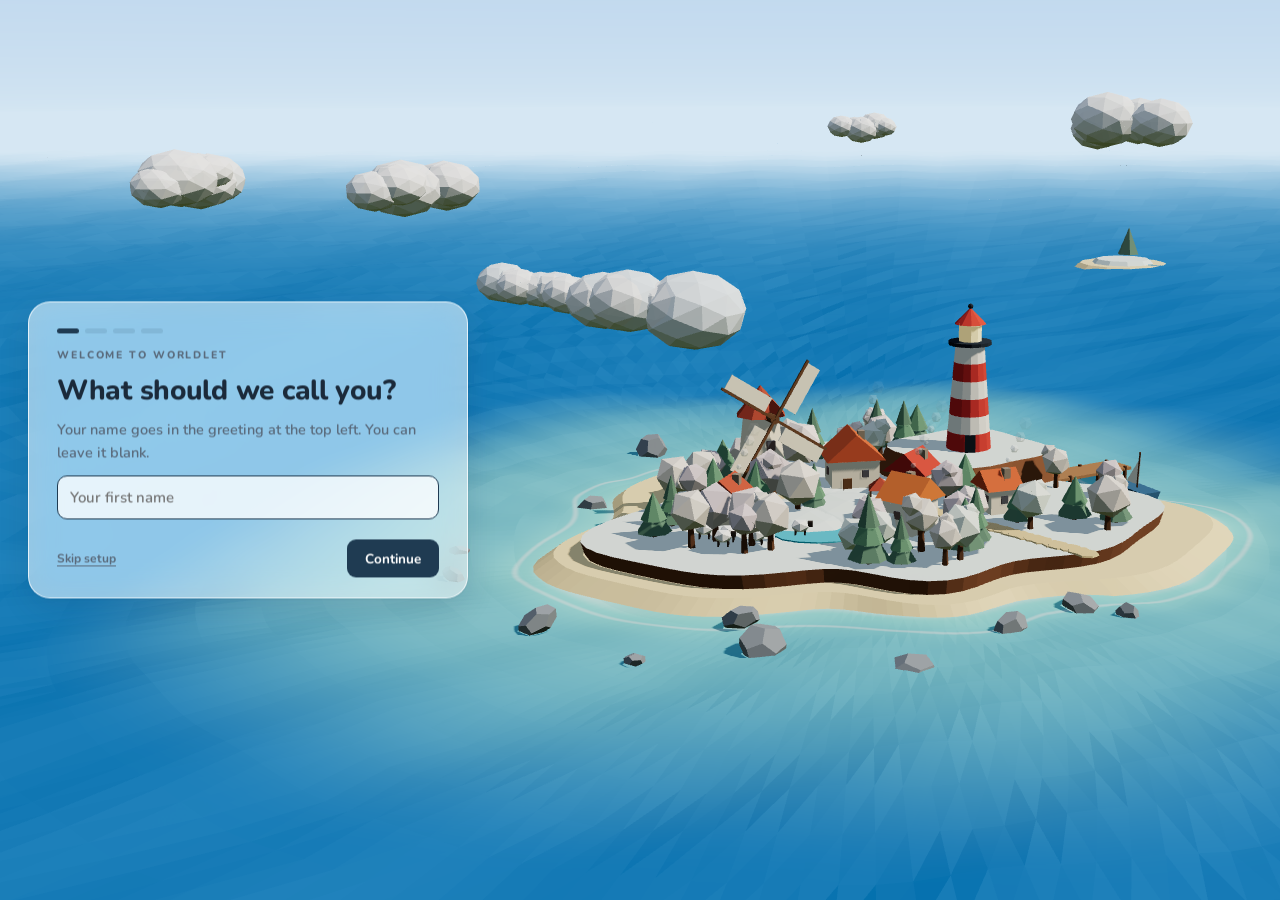
<file: newtab.html>
<!doctype html>
<html lang="en">
<head>
  <meta charset="utf-8" />
  <meta name="viewport" content="width=device-width, initial-scale=1" />
  <title>New Tab</title>
  <link rel="icon" href="icons/icon48.png" />
  <link rel="stylesheet" href="style.css" />
</head>
<body>
  <canvas id="scene" aria-label="Animated 3D island showing the current weather"></canvas>
  <div class="fallback-bg" id="fallbackBg"></div>
  <div class="photo-bg" id="photoBg" hidden></div>

  <div class="ui" id="ui">
    <!-- Top bar -->
    <header class="topbar">
      <div class="brand"><img class="brand-logo" id="brandCustom" alt="Worldlet" hidden /><span class="brand-default" id="brandDefault"><svg class="brand-mark" viewBox="0 0 24 24" fill="none" stroke="currentColor" stroke-width="1.8" stroke-linejoin="round" stroke-linecap="round" aria-hidden="true"><circle cx="12" cy="12" r="10"/><path d="M3.4 16.2 8.6 10l3 3.4L15.2 8.6l5.4 7.6"/><circle cx="16.6" cy="6.3" r="1.3" fill="currentColor" stroke="none"/></svg><span class="brand-word"><b>WORLD</b>LET</span></span></div>

      <form class="search glass hideable" id="searchForm" autocomplete="off">
        <span class="search-ico" data-icon="search"></span>
        <input id="searchInput" type="text" placeholder="Search the web or type a URL" spellcheck="false" />
        <kbd>/</kbd>
      </form>

      <nav class="tools-btns">
        <button class="pill glass" id="btnLocation" title="Change location"><span data-icon="search"></span><span id="btnLocationLabel">Location</span></button>
        <button class="icon-btn glass" id="btnLocate" title="Use my location"><span data-icon="locate"></span></button>
        <button class="icon-btn glass" id="btnHide" title="Hide panels (H)"><span data-icon="eye"></span></button>
        <button class="icon-btn glass" id="btnSettings" title="Customize view"><span data-icon="sliders"></span></button>
      </nav>
    </header>

    <!-- Left column: time + weather -->
    <section class="left hideable">
      <div class="greeting" id="greeting">Good evening</div>
      <div class="clock" id="clock">--:--</div>
      <div class="date" id="date"></div>

      <div class="wx-now">
        <div class="eyebrow">Current weather</div>
        <div class="city" id="city">—</div>
        <div class="temp"><span id="temp">--</span><sup>°</sup></div>
        <div class="cond" id="cond">Loading weather…</div>
        <div class="hilo" id="hilo"></div>
        <div class="stats">
          <div class="stat glass"><span class="stat-l"><i data-icon="wind"></i>Wind</span><b id="wind">–</b><small id="windDir"></small></div>
          <div class="stat glass"><span class="stat-l"><i data-icon="drop"></i>Rain</span><b id="precip">–</b><small id="precipProb"></small></div>
          <div class="stat glass"><span class="stat-l"><i data-icon="humidity"></i>Humidity</span><b id="humidity">–</b><small id="sunTimes"></small></div>
        </div>
      </div>
    </section>

    <!-- Right column: links + tools -->
    <aside class="right hideable">
      <div class="card glass" id="linksCard">
        <div class="card-h">
          <h2>Quick links</h2>
          <button class="mini" id="btnEditLinks" title="Edit links"><span data-icon="edit"></span><span>Edit</span></button>
        </div>
        <div class="links" id="links"></div>
        <form class="link-form" id="linkForm" hidden>
          <input id="linkName" placeholder="Name" maxlength="24" required />
          <input id="linkUrl" placeholder="https://…" required />
          <div class="row">
            <button type="button" class="chip" id="linkCancel">Cancel</button>
            <button type="submit" class="chip on" id="linkSave">Save</button>
          </div>
        </form>
      </div>

      <div class="card glass" id="toolsCard">
        <div class="tabs" role="tablist">
          <button class="tab on" data-tab="tasks">Tasks <span class="count" id="taskCount"></span></button>
          <button class="tab" data-tab="notes">Notes</button>
          <button class="tab" data-tab="timer">Focus</button>
        </div>

        <div class="tabpane" data-pane="tasks">
          <form id="taskForm" class="task-form"><input id="taskInput" placeholder="Add a task and press Enter" maxlength="140" /></form>
          <ul class="tasks" id="tasks"></ul>
          <button class="linkish" id="clearDone" hidden>Clear completed</button>
        </div>

        <div class="tabpane" data-pane="notes" hidden>
          <textarea id="notes" placeholder="Jot something down… (saved automatically)"></textarea>
        </div>

        <div class="tabpane" data-pane="timer" hidden>
          <div class="timer">
            <div class="timer-display" id="timerDisplay">25:00</div>
            <div class="timer-label" id="timerLabel">Focus</div>
            <div class="row center">
              <button class="chip" data-preset="25">Focus 25</button>
              <button class="chip" data-preset="50">Deep 50</button>
              <button class="chip" data-preset="5">Break 5</button>
            </div>
            <div class="row center">
              <button class="round-btn primary" id="timerStart" title="Start / pause"><span data-icon="play"></span></button>
              <button class="round-btn" id="timerReset" title="Reset"><span data-icon="reset"></span></button>
            </div>
          </div>
        </div>
      </div>
    </aside>

    <!-- Bottom: forecast -->
    <footer class="bottom">
      <div class="forecast hideable" id="forecast"></div>
      <div class="foot-meta hideable" id="footMeta">Weather by Open-Meteo</div>
    </footer>

    <button class="pill glass ambience" id="btnSound" title="Ambient sound"><span data-icon="sound"></span><span>Ambience</span></button>
  </div>

  <!-- Hourly panel -->
  <div class="panel glass" id="hourlyPanel" hidden>
    <div class="panel-h">
      <div><div class="eyebrow">Hourly forecast</div><h3 id="hourlyTitle">Today</h3></div>
      <button class="icon-btn" data-close="hourlyPanel"><span data-icon="close"></span></button>
    </div>
    <div class="seg" id="hourlySeg">
      <button class="on" data-metric="temp">Temperature</button>
      <button data-metric="wind">Wind</button>
      <button data-metric="rain">Rain</button>
    </div>
    <div class="chart" id="hourlyChart"></div>
    <div class="hours" id="hourlyList"></div>
  </div>

  <!-- Location panel -->
  <div class="panel glass small" id="locationPanel" hidden>
    <div class="panel-h">
      <div><div class="eyebrow">Location</div><h3>Choose a place</h3></div>
      <button class="icon-btn" data-close="locationPanel"><span data-icon="close"></span></button>
    </div>
    <input id="locInput" class="field" placeholder="Search a city…" />
    <ul class="results" id="locResults"></ul>
    <button class="chip wide" id="locUseMine"><span data-icon="locate"></span> Use my current location</button>
  </div>

  <!-- Settings panel -->
  <div class="panel glass" id="settingsPanel" hidden>
    <div class="panel-h">
      <div><div class="eyebrow">Customize</div><h3>View &amp; preferences</h3></div>
      <button class="icon-btn" data-close="settingsPanel"><span data-icon="close"></span></button>
    </div>
    <div class="set-group">
      <div class="set-l">Scene</div>
      <div class="chips" data-setting="scene" data-options="island:Island,desert:Desert oasis,cabin:Mountain cabin,zen:Zen garden,camp:Lake camp,photo:Your photo,custom:AI scene"></div>

      <div class="scene-extra" id="photoSet" hidden>
        <div class="logo-set">
          <span class="photo-prev" id="photoPreview"></span>
          <label class="chip" for="setPhoto">Upload photo…</label>
          <input type="file" id="setPhoto" accept="image/png,image/jpeg,image/webp" hidden />
        </div>
        <p class="hint msg" role="alert" id="photoMsg" hidden></p>
        <label class="slider"><span>Blur</span><input type="range" id="photoBlur" min="0" max="20" step="1" /></label>
        <label class="slider"><span>Darken</span><input type="range" id="photoDim" min="0" max="70" step="5" /></label>
      </div>

      <div class="scene-extra" id="aiSet" hidden>
        <ol class="ai-steps">
          <li><button class="chip" id="aiCopy">Copy prompt</button> and paste it into ChatGPT, Claude or Gemini. Replace the last line with the scene you want.</li>
          <li>Paste the assistant's whole reply here, or upload it as a file.</li>
        </ol>
        <textarea class="field ai-input" id="aiInput" rows="4" placeholder="Paste the reply from your AI assistant" spellcheck="false"></textarea>
        <div class="logo-set">
          <button class="chip on" id="aiLoad">Load scene</button>
          <label class="chip" for="aiFile">Upload file…</label>
          <input type="file" id="aiFile" accept=".json,.txt,application/json,text/plain" hidden />
          <button class="chip" id="aiSample">Try a sample</button>
        </div>
        <p class="hint msg" role="alert" id="aiMsg" hidden></p>
      </div>
    </div>
    <div class="set-group scene-only"><div class="set-l">Time of day</div><div class="chips" data-setting="time" data-options="live:Live,morning:Morning,day:Day,evening:Evening,night:Night"></div></div>
    <div class="set-group scene-only"><div class="set-l">Weather</div><div class="chips" data-setting="weather" data-options="live:Live,clear:Clear,partly:Partly cloudy,cloudy:Cloudy,fog:Fog,rain:Rain,storm:Storm,snow:Snow"></div></div>
    <div class="set-group scene-only"><div class="set-l">Season</div><div class="chips" data-setting="season" data-options="live:Live,spring:Spring,summer:Summer,autumn:Autumn,winter:Winter"></div></div>
    <div class="set-group"><div class="set-l">Graphics</div><div class="chips" data-setting="quality" data-options="auto:Auto,low:Battery saver,high:High"></div></div>
    <div class="set-group scene-only"><div class="set-l">Camera</div><div class="chips" data-setting="autoRotate" data-options="true:Slow orbit,false:Still"></div></div>
    <hr />
    <div class="set-group"><div class="set-l">Your name</div><input class="field" id="setName" placeholder="Name for the greeting" maxlength="30" /></div>
    <div class="set-group">
      <div class="set-l">Your logo</div>
      <div class="logo-set">
        <span class="logo-prev" id="logoPreview"></span>
        <label class="chip" for="setLogo">Upload…</label>
        <input type="file" id="setLogo" accept="image/svg+xml,image/png,image/jpeg,image/webp" hidden />
        <button class="chip" id="logoReset">Use default</button>
      </div>
      <p class="hint" role="alert" id="logoMsg" hidden></p>
      <div class="chips" data-setting="logoTint" data-options="true:Match theme,false:Original colors"></div>
    </div>
    <div class="set-group"><div class="set-l">Search with</div><div class="chips" data-setting="engine" data-options="google:Google,duckduckgo:DuckDuckGo,bing:Bing,youtube:YouTube"></div></div>
    <div class="set-group two">
      <div><div class="set-l">Units</div><div class="chips" data-setting="units" data-options="C:°C · km/h,F:°F · mph"></div></div>
      <div><div class="set-l">Clock</div><div class="chips" data-setting="clock24" data-options="true:24h,false:12h"></div></div>
    </div>
    <p class="hint">Drag the island to look around, scroll to zoom. Press <kbd>/</kbd> to search, <kbd>H</kbd> to hide panels.</p>
    <div class="set-group">
      <div class="set-l">Your setup</div>
      <p class="hint">Save your links, logo, photo, tasks and notes to a file, to move them to another computer or keep them safe.</p>
      <div class="chips">
        <button class="chip" id="backupSave">Back up</button>
        <label class="chip" for="backupFile">Restore…</label>
        <input type="file" id="backupFile" accept="application/json,.json" hidden />
      </div>
      <p class="msg" id="backupMsg" hidden></p>
    </div>
    <button class="linkish" id="resetLinks">Reset quick links to defaults</button>
    <button class="linkish" id="showWelcome">Show the welcome steps again</button>
  </div>

  <div class="welcome glass" id="welcome" role="dialog" aria-modal="true" aria-labelledby="wTitle" hidden>
    <div class="w-dots" id="wDots" role="img"></div>

    <section data-step>
      <div class="eyebrow">Welcome to Worldlet</div>
      <h2 id="wTitle">What should we call you?</h2>
      <p class="w-lede">Your name goes in the greeting at the top left. You can leave it blank.</p>
      <input class="field w-input" id="wName" maxlength="30" placeholder="Your first name" autocomplete="given-name" />
    </section>

    <section data-step hidden>
      <div class="eyebrow">Live weather</div>
      <h2>Where are you?</h2>
      <p class="w-lede">Your world shows the real weather and daylight where you are: rain, snow, fog, sunsets.</p>
      <button class="chip on w-locate" id="wLocate">Use my location</button>
      <p class="w-or">or search for your city</p>
      <input class="field w-input" id="wCity" placeholder="Marrakesh, Lisbon, Tokyo…" autocomplete="off" />
      <ul class="w-results" id="wCityResults"></ul>
      <p class="hint msg ok" id="wLocStatus" role="status" hidden></p>
      <p class="hint w-fine">Your location is only sent to Open-Meteo, the free weather service, to get your forecast. Nothing is collected.</p>
    </section>

    <section data-step hidden>
      <div class="eyebrow">Your world</div>
      <h2>Pick a scene</h2>
      <p class="w-lede">It changes behind this panel as you choose. You can also use your own photo or an AI-made scene from Settings.</p>
      <div class="scene-grid" id="wScenes"></div>
    </section>

    <section data-step hidden>
      <div class="eyebrow">Quick links</div>
      <h2>Your favorite sites</h2>
      <p class="w-lede">Pick the sites you open most. You can add any site later with Edit. <span id="wLinkCount"></span></p>
      <div class="link-grid" id="wLinks"></div>
    </section>

    <footer class="w-foot">
      <button class="linkish" id="wSkip">Skip setup</button>
      <span class="w-spacer"></span>
      <button class="chip" id="wBack" hidden>Back</button>
      <button class="chip on" id="wNext">Continue</button>
    </footer>
  </div>

  <script type="module" src="js/app.js"></script>
</body>
</html>
</file>
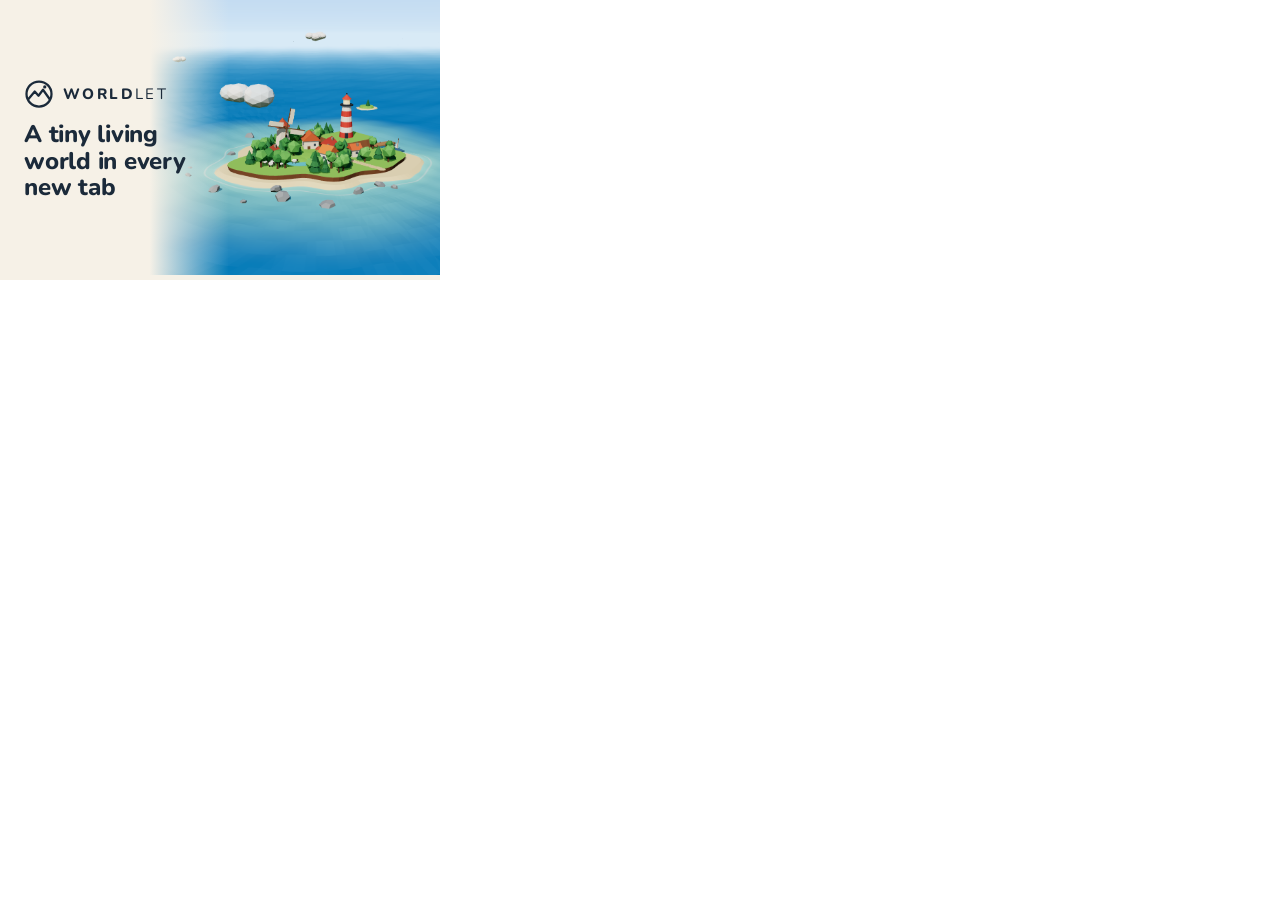
<file: store/promo/promo.html>
<!doctype html>
<html lang="en">
<head>
<meta charset="utf-8" />
<title>Worldlet promo</title>
<!-- Render with ?size=small (440x280) or ?size=marquee (1400x560). -->
<style>
  @font-face { font-family: Nunito; src: url('../../fonts/nunito-latin-wght-normal.woff2') format('woff2'); font-weight: 200 1000; }
  * { box-sizing: border-box; }
  html, body { margin: 0; overflow: hidden; }
  body { font-family: Nunito, sans-serif; color: #1b2a3a; }
  .tile { position: relative; overflow: hidden; background: #f6f1e7 url('island.png') no-repeat; }
  .tile::before { content: ''; position: absolute; inset: 0; background: linear-gradient(90deg, rgba(246, 241, 231, 1) 0%, rgba(246, 241, 231, 1) 34%, rgba(246, 241, 231, 0) 52%); }
  .copy { position: absolute; display: flex; flex-direction: column; }
  .brand { display: flex; align-items: center; }
  .brand svg { flex: none; }
  .word { letter-spacing: 0.16em; font-weight: 400; }
  .word b { font-weight: 800; }
  .line { font-weight: 800; letter-spacing: -0.01em; line-height: 1.12; margin: 0; }
  .sub { font-weight: 600; color: #4b5c6e; margin: 0; line-height: 1.4; }

  .small { width: 440px; height: 280px; background-size: 440px auto; background-position: 96px 0; }
  .small .copy { left: 24px; top: 0; bottom: 0; justify-content: center; gap: 12px; width: 200px; }
  .small .brand { gap: 9px; }
  .small .brand svg { width: 30px; height: 30px; }
  .small .word { font-size: 15px; }
  .small .line { font-size: 24px; }

  .marquee { width: 1400px; height: 560px; background-size: 1200px auto; background-position: 400px -110px; }
  .marquee .copy { left: 84px; top: 0; bottom: 0; justify-content: center; gap: 22px; width: 600px; }
  .marquee .brand { gap: 14px; }
  .marquee .brand svg { width: 46px; height: 46px; }
  .marquee .word { font-size: 22px; }
  .marquee .line { font-size: 54px; }
  .marquee .sub { font-size: 21px; max-width: 470px; }
</style>
</head>
<body>
<div class="tile" id="tile">
  <div class="copy">
    <div class="brand">
      <svg viewBox="0 0 24 24" fill="none" stroke="currentColor" stroke-width="1.8" stroke-linejoin="round" stroke-linecap="round" aria-hidden="true"><circle cx="12" cy="12" r="10"/><path d="M3.4 16.2 8.6 10l3 3.4L15.2 8.6l5.4 7.6"/><circle cx="16.6" cy="6.3" r="1.3" fill="currentColor" stroke="none"/></svg>
      <span class="word"><b>WORLD</b>LET</span>
    </div>
    <p class="line">A tiny living world in every new tab</p>
    <p class="sub" id="sub">Live weather, seasons and day and night, with your links, tasks and notes close at hand.</p>
  </div>
</div>
<script>
  const size = new URLSearchParams(location.search).get('size') || 'small';
  document.getElementById('tile').classList.add(size);
  if (size === 'small') document.getElementById('sub').remove();
</script>
</body>
</html>
</file>
<file: style.css>
@font-face {
  font-family: 'Nunito';
  src: url('fonts/nunito-latin-wght-normal.woff2') format('woff2');
  font-weight: 200 1000;
  font-display: block;
}

:root {
  --ink: #1b2a3a;
  --muted: #5a6a7b;
  --scene-ink: #1b2a3a;
  --scene-muted: #4b5c6e;
  --glass: rgba(255, 255, 255, 0.56);
  --glass-strong: rgba(255, 255, 255, 0.78);
  --glass-border: rgba(255, 255, 255, 0.75);
  --line: rgba(27, 42, 58, 0.1);
  --chip: rgba(27, 42, 58, 0.06);
  --chip-on: #1f3b52;
  --chip-on-ink: #fff;
  --accent: #f4c47f;
  --dark-pill: rgba(19, 36, 52, 0.84);
  --shadow: 0 10px 30px rgba(20, 40, 70, 0.12), 0 1px 2px rgba(20, 40, 70, 0.08);
  --icon-fill: #fff;
  --pick-bg: rgba(255, 251, 243, 0.95);
  --pick-edge: rgba(160, 110, 40, 0.22);
  --pick-check: #d9913a;
  --pick-check-ink: #fff;
  --r: 16px;
  color-scheme: light;
}

body.night {
  --ink: #eef2f8;
  --muted: #a7b4c6;
  --scene-ink: #f4f7fb;
  --scene-muted: #dfe6ef;
  --glass: rgba(18, 28, 52, 0.52);
  --glass-strong: rgba(20, 30, 56, 0.82);
  --glass-border: rgba(255, 255, 255, 0.12);
  --line: rgba(255, 255, 255, 0.1);
  --chip: rgba(255, 255, 255, 0.08);
  --chip-on: #f4c47f;
  --chip-on-ink: #1a2232;
  --icon-fill: #1e2a44;
  --pick-bg: rgba(255, 255, 255, 0.17);
  --pick-edge: rgba(244, 196, 127, 0.3);
  --pick-check: #f4c47f;
  --pick-check-ink: #1a2232;
  color-scheme: dark;
}

* { box-sizing: border-box; }
html, body { margin: 0; height: 100%; overflow: hidden; }
body {
  font-family: 'Nunito', ui-rounded, system-ui, -apple-system, 'Segoe UI', sans-serif;
  color: var(--ink);
  background: #cfe3f2;
  -webkit-font-smoothing: antialiased;
  transition: color 0.6s;
}
button, input, textarea { font: inherit; color: inherit; }
button { cursor: pointer; border: 0; background: none; padding: 0; }
svg { width: 100%; height: 100%; display: block; }
[hidden] { display: none !important; }

#scene { position: fixed; inset: 0; width: 100vw; height: 100vh; display: block; cursor: grab; outline: none; }
#scene:active { cursor: grabbing; }
.fallback-bg { position: fixed; inset: 0; background: linear-gradient(#7fb3e0, #d8eaf6 55%, #3d8fc4 56%, #2a6fa8); display: none; }
body.no-webgl .fallback-bg { display: block; }

.glass {
  background: var(--glass);
  border: 1px solid var(--glass-border);
  backdrop-filter: blur(16px) saturate(1.3);
  -webkit-backdrop-filter: blur(16px) saturate(1.3);
  box-shadow: var(--shadow);
  transition: background 0.6s, border-color 0.6s;
}

.ui { position: fixed; inset: 0; pointer-events: none; z-index: 2; }
.ui > *, .ui .topbar > * { pointer-events: auto; }
.ui .topbar { pointer-events: none; }
.hideable { transition: opacity 0.4s, transform 0.4s; }
body.panels-hidden .hideable { opacity: 0; pointer-events: none !important; transform: translateY(6px); }

/* ---------- top bar ---------- */
.topbar {
  position: absolute; top: 0; left: 0; right: 0;
  display: grid; grid-template-columns: 1fr minmax(320px, 560px) 1fr; align-items: center; gap: 20px;
  padding: 20px 28px;
}
.brand { font-size: 12px; letter-spacing: 0.32em; color: var(--scene-muted); font-weight: 600; }
.brand b { color: var(--scene-ink); font-weight: 800; }
/* Nudge right so the logo lines up with the .left column (36px) inside the 28px topbar padding. */
.brand-logo { display: block; height: 40px; width: auto; margin-left: 8px; color: var(--scene-ink); }
img.brand-logo { max-width: 160px; object-fit: contain; }
.brand-default { display: flex; align-items: center; gap: 10px; margin-left: 8px; color: var(--scene-ink); }
.brand-mark { width: 26px; height: 26px; flex: none; }
.brand-word { font-size: 13px; }
/* "Match theme" turns an uploaded logo into a solid silhouette: dark by day, white at night. */
.tint-logo { filter: brightness(0); opacity: 0.88; }
body.night .tint-logo { filter: brightness(0) invert(1); opacity: 1; }

.search { display: flex; align-items: center; gap: 10px; height: 46px; padding: 0 14px 0 16px; border-radius: 999px; }
.search:focus-within { background: var(--glass-strong); }
.search-ico { width: 18px; height: 18px; color: var(--muted); flex: none; }
.search input { flex: 1; border: 0; background: none; outline: none; font-size: 15px; font-weight: 500; min-width: 0; }
.search input::placeholder { color: var(--muted); }
kbd { font: 600 11px/1 'Nunito', system-ui; padding: 3px 7px; border-radius: 6px; background: var(--chip); color: var(--muted); border: 1px solid var(--line); }

.tools-btns { display: flex; justify-content: flex-end; gap: 8px; pointer-events: auto; }
.pill { height: 36px; display: inline-flex; align-items: center; gap: 7px; padding: 0 14px 0 11px; border-radius: 999px; font-size: 13px; font-weight: 700; }
.pill [data-icon] { width: 16px; height: 16px; }
.icon-btn { width: 36px; height: 36px; border-radius: 999px; display: inline-grid; place-items: center; color: var(--ink); }
.icon-btn [data-icon] { width: 17px; height: 17px; }
.icon-btn:hover, .pill:hover { background: var(--glass-strong); }
#btnLocationLabel { max-width: 150px; overflow: hidden; text-overflow: ellipsis; white-space: nowrap; }

/* ---------- left column ---------- */
.left { position: absolute; left: 36px; top: 96px; width: 300px; color: var(--scene-ink); text-shadow: 0 1px 12px rgba(255, 255, 255, 0.25); }
body.night .left { text-shadow: 0 1px 14px rgba(0, 0, 0, 0.35); }
.greeting { font-size: 15px; font-weight: 600; color: var(--scene-muted); }
.clock { font-size: 64px; font-weight: 300; letter-spacing: -0.02em; line-height: 1; margin-top: 4px; font-variant-numeric: tabular-nums; }
.clock small { font-size: 20px; font-weight: 600; margin-left: 6px; letter-spacing: 0; }
.date { font-size: 14px; font-weight: 600; color: var(--scene-muted); margin-top: 6px; }

.wx-now { margin-top: 34px; }
.eyebrow { font-size: 10.5px; letter-spacing: 0.18em; text-transform: uppercase; font-weight: 800; color: var(--muted); }
.left .eyebrow { color: var(--scene-muted); }
.city { font-size: 24px; font-weight: 700; margin-top: 6px; }
.temp { font-size: 96px; font-weight: 300; line-height: 0.95; letter-spacing: -0.04em; font-variant-numeric: tabular-nums; }
.temp sup { font-size: 44px; vertical-align: top; position: relative; top: 8px; margin-left: 2px; }
.cond { font-size: 19px; font-weight: 600; margin-top: 4px; }
.hilo { font-size: 13px; color: var(--scene-muted); margin-top: 6px; font-weight: 600; }
.hilo b { color: var(--scene-ink); font-weight: 800; }

.stats { display: grid; grid-template-columns: 1fr 1fr; gap: 8px; margin-top: 18px; text-shadow: none; }
.stat { border-radius: 12px; padding: 9px 11px; display: flex; flex-direction: column; gap: 1px; color: var(--ink); }
.stat-l { display: flex; align-items: center; gap: 5px; font-size: 11px; color: var(--muted); font-weight: 700; }
.stat-l i { width: 13px; height: 13px; display: inline-block; }
.stat b { font-size: 15px; font-weight: 800; }
.stat small { font-size: 11px; color: var(--muted); font-weight: 600; }
.stat:last-child { grid-column: span 2; flex-direction: row; align-items: center; gap: 12px; }
.stat:last-child small { margin-left: auto; }

/* ---------- right column ---------- */
.right { position: absolute; right: 28px; top: 82px; width: 340px; display: flex; flex-direction: column; gap: 12px; max-height: calc(100vh - 190px); }
.card { border-radius: var(--r); padding: 14px; }
.card-h { display: flex; align-items: center; justify-content: space-between; margin-bottom: 10px; }
.card-h h2 { font-size: 11px; letter-spacing: 0.16em; text-transform: uppercase; margin: 0; color: var(--muted); font-weight: 800; }
.mini { display: inline-flex; align-items: center; gap: 5px; font-size: 12px; font-weight: 700; color: var(--muted); padding: 4px 8px; border-radius: 8px; }
.mini [data-icon] { width: 13px; height: 13px; }
.mini:hover, .mini.on { background: var(--chip); color: var(--ink); }

.links { display: grid; grid-template-columns: repeat(4, 1fr); gap: 6px; }
.link {
  position: relative; display: flex; flex-direction: column; align-items: center; gap: 6px; padding: 10px 4px 8px;
  border-radius: 12px; text-decoration: none; color: var(--ink); font-size: 11.5px; font-weight: 700; transition: background 0.15s, transform 0.15s;
}
.link:hover { background: var(--glass-strong); transform: translateY(-1px); }
.link .fav { width: 38px; height: 38px; border-radius: 11px; display: grid; place-items: center; position: relative; overflow: hidden; font-size: 16px; font-weight: 800; color: #fff;
  --tile: linear-gradient(160deg, rgba(255, 255, 255, 0.9), rgba(255, 255, 255, 0.55));
  --tile-border: rgba(255, 255, 255, 0.9);
  --tile-shadow: inset 0 1px 0 rgba(255, 255, 255, 0.9), 0 1px 3px rgba(20, 40, 70, 0.12);
  background: var(--tile);
  border: 1px solid var(--tile-border);
  box-shadow: var(--tile-shadow);
  backdrop-filter: blur(14px) saturate(1.3);
  -webkit-backdrop-filter: blur(14px) saturate(1.3);
}
body.night .link .fav {
  --tile: linear-gradient(160deg, rgba(255, 255, 255, 0.2), rgba(255, 255, 255, 0.06));
  --tile-border: rgba(255, 255, 255, 0.22);
  --tile-shadow: inset 0 1px 0 rgba(255, 255, 255, 0.25), 0 1px 3px rgba(0, 0, 0, 0.25);
}
/* Contrast fallbacks: white logos need a dark tile by day, black logos a light tile by night. */
body:not(.night) .link .fav.on-dark {
  --tile: var(--dark-pill);
  --tile-border: rgba(255, 255, 255, 0.14);
  --tile-shadow: 0 1px 3px rgba(20, 40, 70, 0.12);
}
body.night .link .fav.on-light {
  --tile: linear-gradient(160deg, rgba(255, 255, 255, 0.85), rgba(255, 255, 255, 0.6));
  --tile-border: rgba(255, 255, 255, 0.5);
}
.link .fav img { width: 22px; height: 22px; position: relative; z-index: 1; }
.link .fav .letter { position: absolute; inset: 0; display: grid; place-items: center; color: var(--ink); }
.link .fav .brand-ico { width: 22px; height: 22px; position: relative; z-index: 1; }
.brand-ico.mono { color: var(--ink); }
.link .name { max-width: 100%; overflow: hidden; text-overflow: ellipsis; white-space: nowrap; }
.link .del { position: absolute; top: 2px; right: 6px; width: 20px; height: 20px; border-radius: 50%; background: #e2574c; color: #fff; display: none; padding: 4px; z-index: 2; }
.links.editing .link { animation: wiggle 0.35s ease-in-out infinite alternate; cursor: grab; }
.links.editing .link:nth-child(2n) { animation-delay: 0.12s; }
.links.editing .del { display: block; }
.links .link.dragging { opacity: 0.4; }
.link.add .fav { background: var(--chip); color: var(--muted); box-shadow: none; border: 1.5px dashed var(--line); }
.link.add .fav span { width: 18px; height: 18px; }
@keyframes wiggle { from { transform: rotate(-1.2deg); } to { transform: rotate(1.2deg); } }

.link-form { display: grid; gap: 8px; margin-top: 10px; padding-top: 12px; border-top: 1px solid var(--line); }
.link-form input, .field {
  width: 100%; height: 36px; border-radius: 10px; border: 1px solid var(--line); background: var(--glass-strong);
  padding: 0 12px; outline: none; font-size: 13.5px; font-weight: 600;
}
.link-form input:focus, .field:focus { border-color: var(--chip-on); }
.row { display: flex; gap: 8px; justify-content: flex-end; }
.row.center { justify-content: center; }

.tabs { display: flex; gap: 4px; padding: 3px; background: var(--chip); border-radius: 11px; margin-bottom: 12px; }
.tab { flex: 1; height: 30px; border-radius: 8px; font-size: 12.5px; font-weight: 700; color: var(--muted); }
.tab.on { background: var(--glass-strong); color: var(--ink); box-shadow: 0 1px 3px rgba(0, 0, 0, 0.08); }
.count { font-size: 11px; opacity: 0.7; }

.task-form input { width: 100%; height: 38px; border-radius: 10px; border: 1px dashed var(--line); background: transparent; padding: 0 12px; outline: none; font-size: 13.5px; font-weight: 600; }
.task-form input:focus { border-style: solid; border-color: var(--chip-on); background: var(--glass-strong); }
.tasks { list-style: none; margin: 8px 0 0; padding: 0; max-height: 210px; overflow: auto; }
.tasks li { display: flex; align-items: center; gap: 10px; padding: 7px 4px; border-bottom: 1px solid var(--line); font-size: 13.5px; font-weight: 600; }
.tasks li:last-child { border-bottom: 0; }
.tasks .tick { width: 20px; height: 20px; border-radius: 6px; border: 1.8px solid var(--muted); flex: none; display: grid; place-items: center; color: transparent; padding: 2px; }
.tasks li.done .tick { background: var(--chip-on); border-color: var(--chip-on); color: var(--chip-on-ink); }
.tasks li.done .txt { text-decoration: line-through; color: var(--muted); }
.tasks .txt { flex: 1; word-break: break-word; }
.tasks .x { width: 22px; height: 22px; padding: 4px; color: var(--muted); opacity: 0; border-radius: 6px; }
.tasks li:hover .x { opacity: 1; }
.tasks .x:hover { background: var(--chip); }
.tasks .empty { color: var(--muted); font-size: 12.5px; justify-content: center; border: 0; padding: 14px 0 6px; }
.linkish { font-size: 12px; font-weight: 700; color: var(--muted); margin-top: 8px; text-decoration: underline; text-underline-offset: 3px; }

#notes { width: 100%; height: 220px; resize: none; border-radius: 10px; border: 1px solid var(--line); background: var(--glass-strong); padding: 10px 12px; outline: none; font-size: 13.5px; line-height: 1.5; font-weight: 500; }

.timer { text-align: center; padding: 6px 0 4px; display: grid; gap: 12px; }
.timer-display { font-size: 56px; font-weight: 300; letter-spacing: -0.02em; font-variant-numeric: tabular-nums; line-height: 1; }
.timer-label { font-size: 12px; font-weight: 800; letter-spacing: 0.16em; text-transform: uppercase; color: var(--muted); margin-top: -6px; }
.round-btn { width: 46px; height: 46px; border-radius: 50%; display: grid; place-items: center; background: var(--chip); padding: 13px; }
.round-btn.primary { background: var(--chip-on); color: var(--chip-on-ink); }

.chip { height: 30px; padding: 0 12px; border-radius: 9px; background: var(--chip); font-size: 12.5px; font-weight: 700; display: inline-flex; align-items: center; gap: 6px; white-space: nowrap; }
.chip:hover { filter: brightness(0.97); }
.chip.on { background: var(--chip-on); color: var(--chip-on-ink); }
.chip.wide { width: 100%; justify-content: center; height: 36px; }
.chip [data-icon] { width: 15px; height: 15px; }

/* ---------- forecast ---------- */
.bottom { position: absolute; left: 50%; bottom: 18px; transform: translateX(-50%); display: flex; flex-direction: column; align-items: center; gap: 8px; }
.forecast { display: flex; gap: 4px; padding: 8px; border-radius: 16px; background: var(--dark-pill); backdrop-filter: blur(14px); -webkit-backdrop-filter: blur(14px); box-shadow: 0 12px 30px rgba(10, 25, 40, 0.25); color: #eef3f8; }
.day { width: 68px; padding: 8px 4px 9px; border-radius: 11px; display: flex; flex-direction: column; align-items: center; gap: 5px; transition: background 0.15s; }
.day:hover { background: rgba(255, 255, 255, 0.08); }
.day.on { background: var(--accent); color: #2a2216; }
.day .dn { font-size: 10.5px; letter-spacing: 0.12em; text-transform: uppercase; font-weight: 800; opacity: 0.85; }
.day .di { width: 26px; height: 26px; --icon-fill: #183044; }
.day.on .di { --icon-fill: var(--accent); }
.day .dt { font-size: 13px; font-weight: 800; }
.day .dt span { opacity: 0.6; font-weight: 600; margin-left: 3px; }
.foot-meta { font-size: 11px; font-weight: 600; color: var(--scene-muted); text-shadow: 0 1px 8px rgba(255, 255, 255, 0.3); }
body.night .foot-meta { text-shadow: none; }

.ambience { position: absolute; right: 28px; bottom: 22px; }
.ambience.on { background: var(--accent); color: #2a2216; border-color: transparent; }

/* ---------- panels ---------- */
.panel {
  position: fixed; z-index: 10; right: 28px; top: 70px; width: 372px; max-height: calc(100vh - 92px); overflow: auto;
  border-radius: 18px; padding: 18px; background: var(--glass-strong);
  animation: pop 0.22s ease-out;
}
.panel.small { width: 340px; }
@keyframes pop { from { opacity: 0; transform: translateY(-6px) scale(0.98); } }
.panel-h { display: flex; justify-content: space-between; align-items: flex-start; margin-bottom: 14px; }
.panel-h h3 { margin: 4px 0 0; font-size: 19px; font-weight: 800; }
.panel .icon-btn { background: var(--chip); width: 32px; height: 32px; }
.panel hr { border: 0; border-top: 1px solid var(--line); margin: 16px 0; }

.set-group { margin-bottom: 14px; }
.set-group.two { display: grid; grid-template-columns: 1fr 1fr; gap: 12px; }
.set-l { font-size: 10.5px; letter-spacing: 0.16em; text-transform: uppercase; font-weight: 800; color: var(--muted); margin-bottom: 7px; }
.chips { display: flex; flex-wrap: wrap; gap: 5px; }
.logo-set { display: flex; align-items: center; gap: 6px; margin-bottom: 8px; }
.logo-set label.chip { cursor: pointer; }
.scene-extra { margin-top: 10px; padding: 12px; border-radius: 12px; background: var(--chip); display: grid; gap: 4px; }
.scene-extra .logo-set { margin-bottom: 4px; flex-wrap: wrap; }
.photo-prev { width: 64px; height: 40px; border-radius: 8px; background: var(--line) center / cover no-repeat; flex: none; }
.slider { display: grid; grid-template-columns: 56px 1fr; align-items: center; gap: 8px; font-size: 12.5px; font-weight: 700; color: var(--muted); }
.slider input { width: 100%; accent-color: var(--chip-on); }
.ai-steps { margin: 0 0 6px; padding-left: 18px; display: grid; gap: 6px; font-size: 12.5px; line-height: 1.5; color: var(--muted); font-weight: 600; }
.ai-steps .chip { height: 26px; margin-right: 2px; }
.ai-input { height: auto; min-height: 84px; padding: 8px 10px; resize: vertical; font: 500 12px/1.45 ui-monospace, Menlo, monospace; }
.photo-bg { position: fixed; inset: 0; background: #1b2a3a center / cover no-repeat; transform: scale(1.04); }
.photo-bg::after { content: ""; position: absolute; inset: 0; background: #000; opacity: var(--dim, 0); }
body.photo-mode #scene { visibility: hidden; }
body.photo-mode .scene-only { display: none; }

/* ---------- first-run welcome ---------- */
body.welcome-mode .ui, body.welcome-mode .panel { display: none !important; }
.welcome {
  position: fixed; z-index: 20; left: 28px; top: 50%; transform: translateY(-50%); max-height: calc(100vh - 56px); width: min(440px, 42vw);
  border-radius: 22px; padding: 26px 28px 20px; display: flex; flex-direction: column; gap: 14px;
  color: var(--ink); box-shadow: var(--shadow); overflow: auto;
}
.welcome section { display: flex; flex-direction: column; gap: 12px; min-height: 0; overflow-y: auto; margin: 0 -4px; padding: 0 4px; }
.welcome h2 { margin: 0; font-size: 28px; line-height: 1.15; font-weight: 800; letter-spacing: -0.01em; text-wrap: balance; }
.welcome .eyebrow { color: var(--muted); }
.w-lede { margin: 0; color: var(--muted); font-size: 14.5px; line-height: 1.55; font-weight: 600; }
.w-input { height: 44px; font-size: 15px; }
.w-locate { height: 40px; justify-self: start; align-self: flex-start; padding: 0 16px; font-size: 13.5px; }
.w-or { margin: 4px 0 -4px; font-size: 12px; font-weight: 700; color: var(--muted); text-transform: uppercase; letter-spacing: 0.12em; }
.w-results { list-style: none; margin: 0; padding: 0; display: grid; gap: 2px; }
.w-results button { width: 100%; text-align: left; padding: 8px 10px; border-radius: 9px; font-size: 14px; font-weight: 700; display: flex; gap: 8px; align-items: baseline; color: var(--ink); }
.w-results button:hover { background: var(--chip); }
.w-results small { color: var(--muted); font-weight: 600; }
.w-results .muted { padding: 8px 10px; color: var(--muted); font-size: 13px; }
.w-fine { margin-top: 4px; font-size: 12px; }
.w-dots { display: flex; gap: 6px; }
.w-dots i { width: 22px; height: 5px; border-radius: 3px; background: var(--line); transition: background 0.2s; }
.w-dots i.done { background: var(--muted); }
.w-dots i.on { background: var(--chip-on); }
.w-foot { display: flex; align-items: center; gap: 8px; padding-top: 6px; }
.w-foot .linkish { margin: 0; }
.w-foot .chip { height: 38px; padding: 0 18px; font-size: 13.5px; }
.w-spacer { flex: 1; }
.scene-grid { display: grid; grid-template-columns: repeat(3, 1fr); gap: 8px; }
.scene-tile { position: relative; display: grid; gap: 6px; padding: 6px; border-radius: 16px; background: var(--chip); text-align: left; font-size: 12px; font-weight: 800; color: var(--ink); outline: none; box-shadow: none; transition: background 0.15s, box-shadow 0.15s, transform 0.15s; }
.scene-tile img { width: 100%; aspect-ratio: 4 / 3; object-fit: cover; border-radius: 10px; display: block; }
.scene-tile span { padding: 0 4px 2px; }
.scene-tile:hover { transform: translateY(-1px); }
.scene-tile.on, .link-pick.on, .link-pick.on:hover { background: var(--pick-bg); box-shadow: inset 0 0 0 1px var(--pick-edge), 0 2px 8px rgba(20, 40, 70, 0.08); color: var(--ink); }
.scene-tile:focus-visible, .link-pick:focus-visible { box-shadow: inset 0 0 0 2px var(--pick-check); }
.pick-check { position: absolute; top: 10px; right: 10px; width: 18px; height: 18px; border-radius: 50%; display: grid; place-items: center; background: var(--pick-check); color: var(--pick-check-ink); box-shadow: 0 1px 3px rgba(0, 0, 0, 0.18); }
.pick-check svg { width: 12px; height: 12px; }
.link-pick .pick-check { top: 5px; right: 5px; width: 16px; height: 16px; }
.link-pick .pick-check svg { width: 10px; height: 10px; }
.link-grid { display: grid; grid-template-columns: repeat(4, 1fr); gap: 8px; }
.link-pick { display: grid; justify-items: center; gap: 6px; padding: 10px 4px 8px; border-radius: 12px; font-size: 11.5px; font-weight: 700; color: var(--muted); outline: none; position: relative; transition: background 0.15s, box-shadow 0.15s; }
.link-pick img, .link-pick .letter, .link-pick .pick-ico { width: 30px; height: 30px; border-radius: 9px; display: grid; place-items: center; background: #fff; color: #1b2a3a; font-weight: 800; box-shadow: 0 1px 2px rgba(20, 40, 70, 0.1); }
.link-pick .pick-ico svg { width: 18px; height: 18px; }
.link-pick .brand-ico.mono { color: #1b2a3a; }
.link-pick img { padding: 4px; background: #fff; }
.link-pick img.on-dark { background: var(--dark-pill); }
.link-pick:hover { background: var(--chip); }
#wLinkCount { display: block; margin-top: 4px; font-size: 12.5px; }
@media (max-width: 760px) {
  .welcome { left: 12px; right: 12px; width: auto; }
  .link-grid { grid-template-columns: repeat(3, 1fr); }
}
@media (prefers-reduced-motion: reduce) { .scene-tile, .w-dots i { transition: none; } }
.logo-prev { width: 44px; height: 44px; border-radius: 11px; background: var(--chip); display: grid; place-items: center; padding: 7px; color: var(--ink); flex: none; }
.logo-prev img, .logo-prev svg { max-width: 100%; max-height: 100%; }
.msg.ok { margin: 0 0 8px; padding: 8px 10px; border-radius: 9px; background: rgba(46, 125, 79, 0.12); border: 1px solid rgba(46, 125, 79, 0.4); color: #2e7d4f; }
body.night .msg.ok { color: #8fd8a8; }
.msg.error, #logoMsg.error { margin: 0 0 8px; padding: 8px 10px; border-radius: 9px; background: rgba(226, 87, 76, 0.14); border: 1px solid rgba(226, 87, 76, 0.45); color: #e2574c; }
body.night #logoMsg.error, body.night .msg.error { color: #ff8a80; }
#logoMsg.shake, .msg.shake { animation: shake 0.4s ease; }
@keyframes shake { 20%, 60% { transform: translateX(-4px); } 40%, 80% { transform: translateX(4px); } }
.hint { font-size: 12px; color: var(--muted); line-height: 1.6; font-weight: 600; }

.seg { display: flex; gap: 4px; padding: 3px; border-radius: 11px; background: var(--chip); margin-bottom: 12px; }
.seg button { flex: 1; height: 30px; border-radius: 8px; font-size: 12.5px; font-weight: 700; color: var(--muted); }
.seg button.on { background: var(--glass-strong); color: var(--ink); box-shadow: 0 1px 3px rgba(0, 0, 0, 0.08); }
.chart { height: 130px; border-radius: 12px; background: var(--chip); padding: 10px 10px 4px; margin-bottom: 10px; }
.chart text { font: 700 10px 'Nunito', system-ui; fill: var(--muted); }
.hours { display: grid; }
.hour { display: grid; grid-template-columns: 50px 26px 46px 1fr auto; align-items: center; gap: 8px; padding: 7px 2px; border-bottom: 1px solid var(--line); font-size: 13px; font-weight: 600; }
.hour:last-child { border: 0; }
.hour .hi { width: 22px; height: 22px; }
.hour .ht { font-weight: 800; font-size: 14px; }
.hour .hs { color: var(--muted); font-size: 12px; }
.hour .hp { color: #2f86c6; font-weight: 800; font-size: 12px; }
body.night .hour .hp { color: #8cc5f0; }

.results { list-style: none; margin: 10px 0; padding: 0; }
.results li { padding: 9px 10px; border-radius: 10px; cursor: pointer; font-weight: 700; font-size: 14px; }
.results li small { display: block; font-weight: 600; color: var(--muted); font-size: 12px; }
.results li:hover { background: var(--chip); }
.results .muted { color: var(--muted); font-weight: 600; cursor: default; }

/* ---------- responsive ---------- */
@media (max-width: 1180px) {
  .right { width: 300px; }
  .links { grid-template-columns: repeat(3, 1fr); }
  .day { width: 56px; }
}
@media (max-width: 980px) {
  .topbar { grid-template-columns: auto 1fr auto; }
  .brand { display: none; }
  .left { top: 80px; left: 22px; transform-origin: top left; scale: 0.82; }
  .right { display: none; }
  .ambience { display: none; }
  .day { width: 46px; }
  .day .dt span { display: none; }
}
@media (max-height: 720px) {
  .wx-now { margin-top: 18px; }
  .temp { font-size: 72px; }
  .clock { font-size: 48px; }
}
</file>
